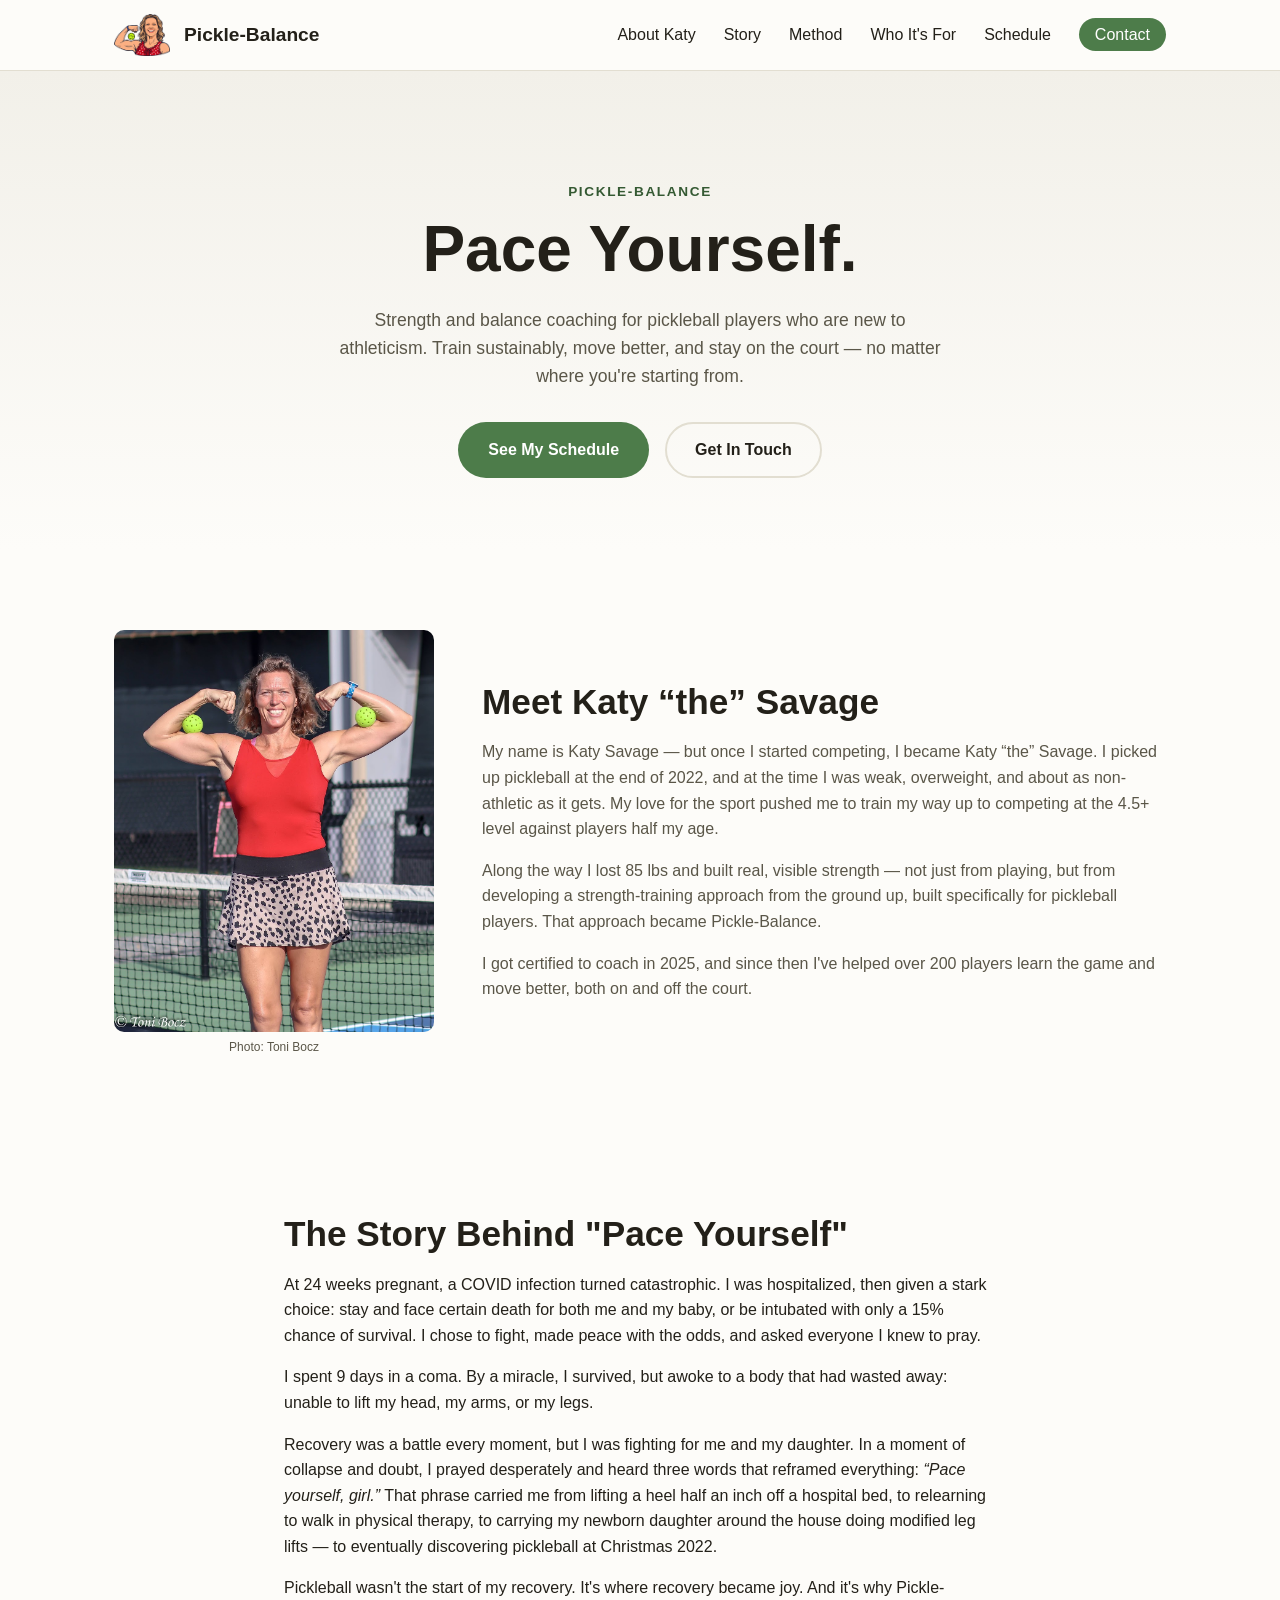
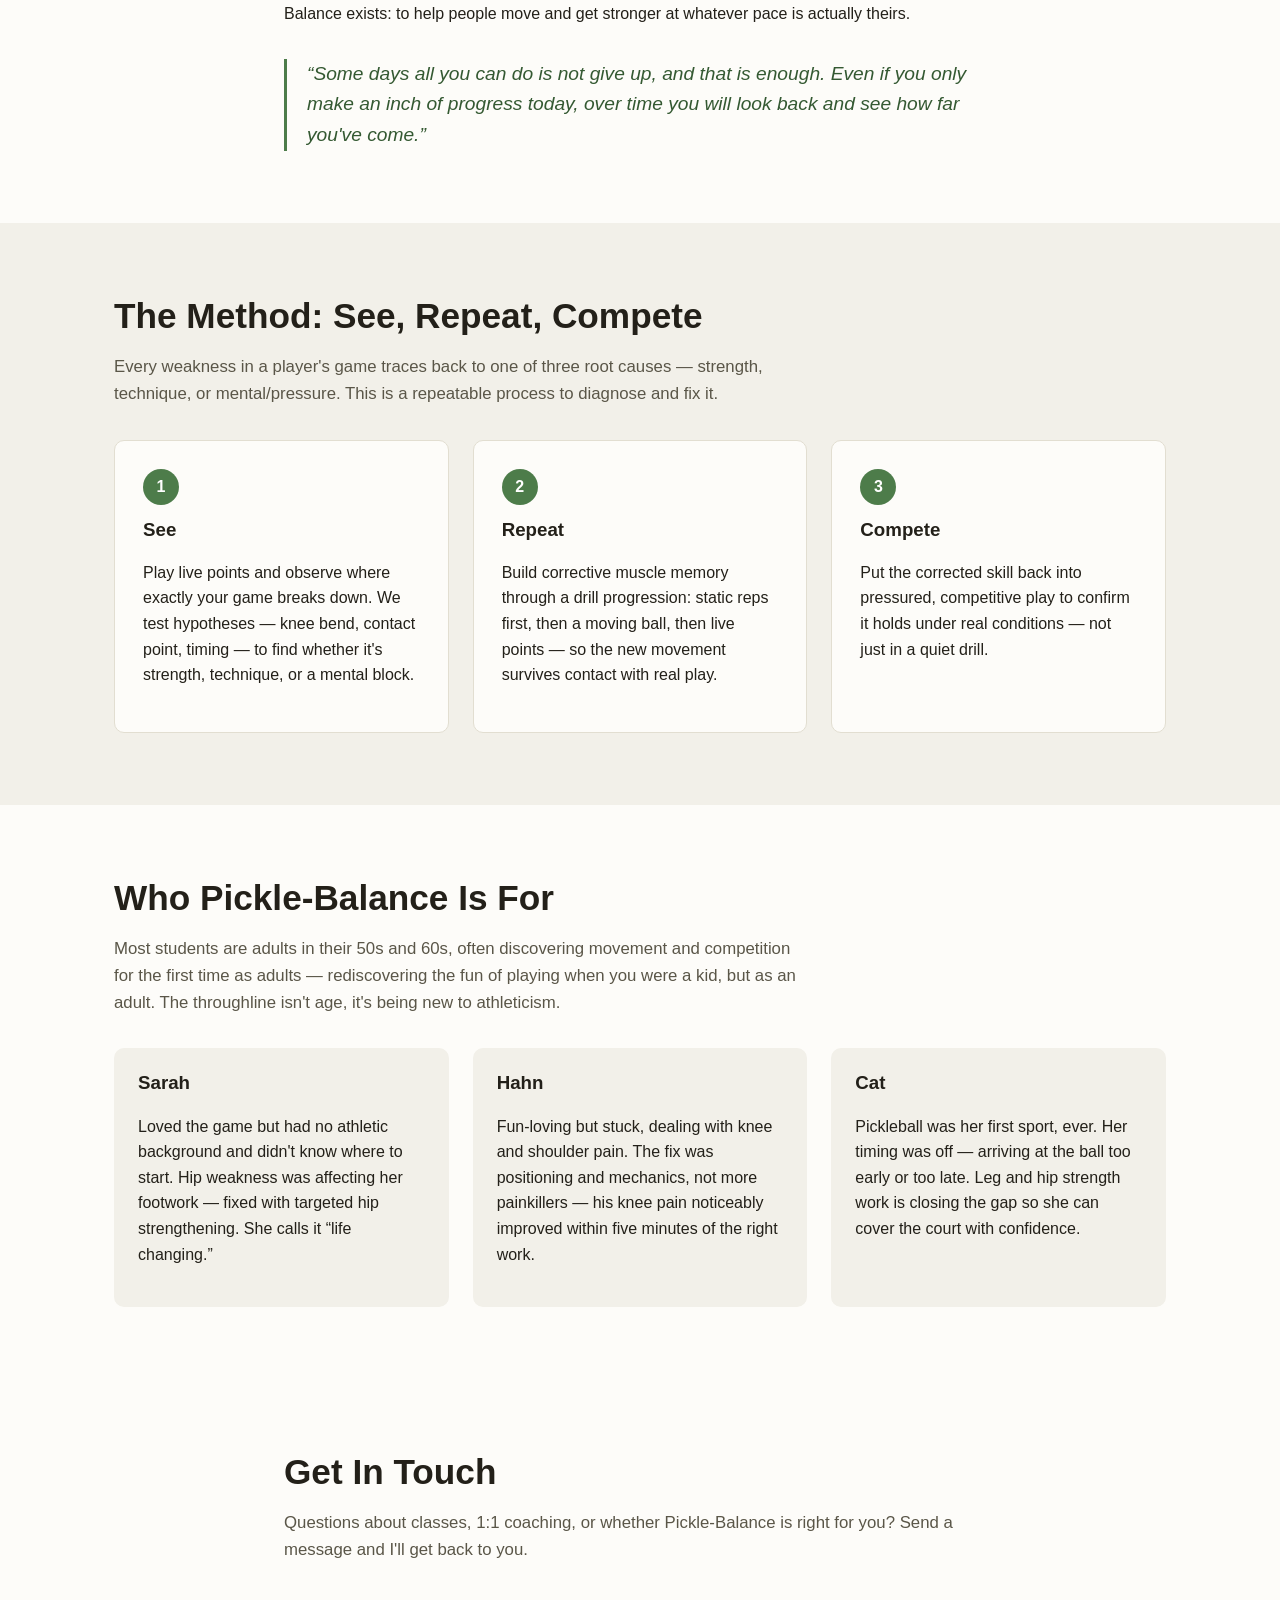
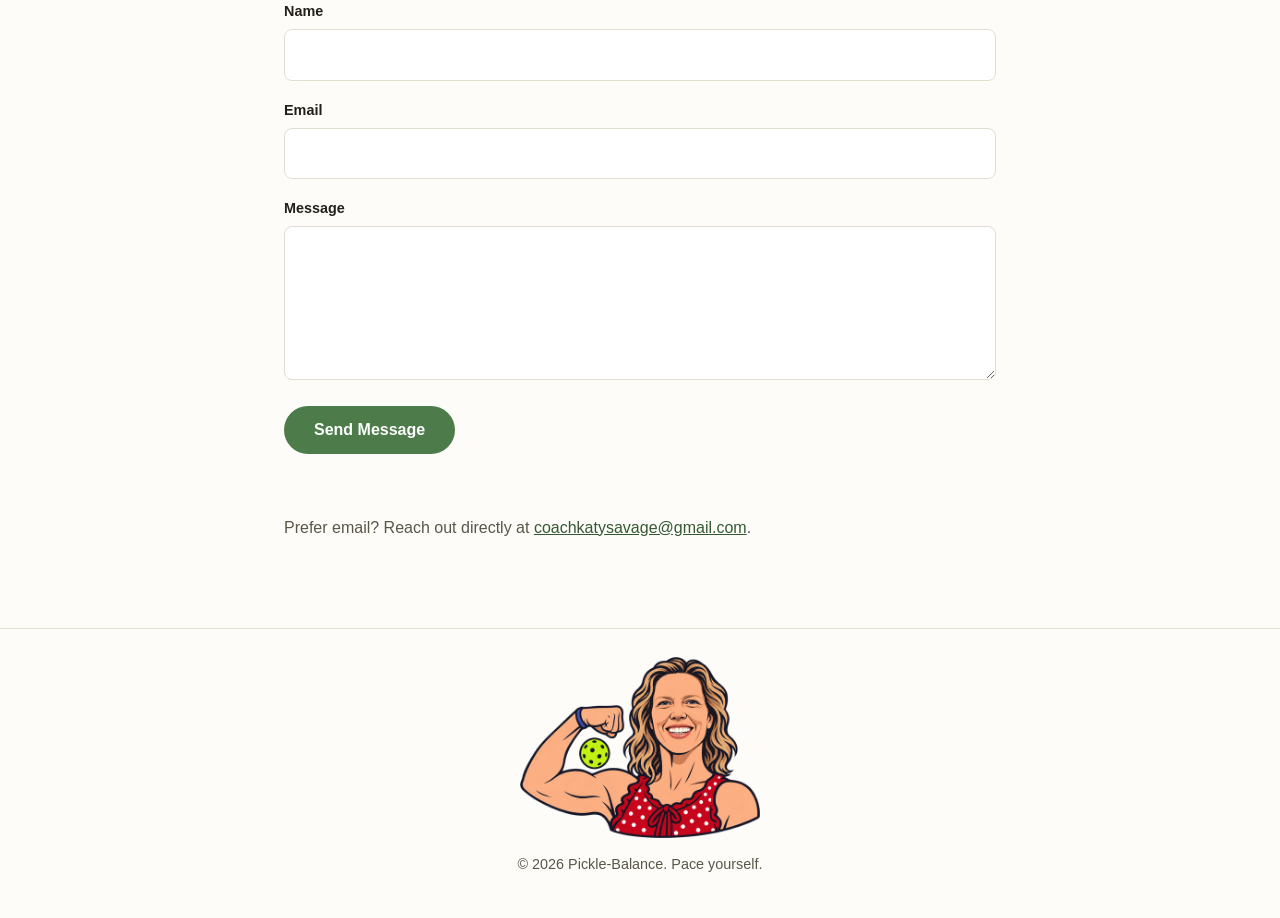
<file: index.html>
<!DOCTYPE html>
<html lang="en">
<head>
  <meta charset="UTF-8">
  <meta name="viewport" content="width=device-width, initial-scale=1.0">
  <link rel="icon" href="/favicon.ico" sizes="any">
  <link rel="icon" type="image/png" sizes="32x32" href="/favicon-32x32.png">
  <link rel="apple-touch-icon" href="/apple-touch-icon.png">
  <title>Pickle-Balance | Pace Yourself</title>
  <meta name="description" content="Strength and balance coaching for pickleball players who are new to athleticism. Train sustainably, move better, and stay in the game.">
  <link rel="stylesheet" href="css/style.css">
</head>
<body>

  <header class="site-header">
    <nav class="nav container">
      <a href="#top" class="logo"><img src="images/katy-flex-logo-sm.png" alt="" width="64" height="48">Pickle-Balance</a>
      <button class="nav-toggle" id="navToggle" aria-label="Toggle menu" aria-expanded="false">
        <span></span><span></span><span></span>
      </button>
      <ul class="nav-links" id="navLinks">
        <li><a href="#bio">About Katy</a></li>
        <li><a href="#story">Story</a></li>
        <li><a href="#method">Method</a></li>
        <li><a href="#who">Who It's For</a></li>
        <li><a href="schedule/">Schedule</a></li>
        <li><a href="#contact" class="nav-cta">Contact</a></li>
      </ul>
    </nav>
  </header>

  <main id="top">

    <section class="hero">
      <div class="container">
        <p class="eyebrow">Pickle-Balance</p>
        <h1>Pace Yourself.</h1>
        <p class="hero-sub">
          Strength and balance coaching for pickleball players who are new to athleticism.
          Train sustainably, move better, and stay on the court &mdash; no matter where you're starting from.
        </p>
        <div class="hero-actions">
          <a href="schedule/" class="btn btn-primary">See My Schedule</a>
          <a href="#contact" class="btn btn-secondary">Get In Touch</a>
        </div>
      </div>
    </section>

    <section id="bio" class="section">
      <div class="container">
        <div class="bio-grid">
          <div class="bio-photo">
            <img src="images/katy-bio.jpg" alt="Katy Savage flexing on a pickleball court, holding two pickleballs">
            <p class="photo-credit">Photo: Toni Bocz</p>
          </div>
          <div class="bio-text">
            <h2>Meet Katy &ldquo;the&rdquo; Savage</h2>
            <p>
              My name is Katy Savage &mdash; but once I started competing, I became Katy &ldquo;the&rdquo; Savage.
              I picked up pickleball at the end of 2022, and at the time I was weak, overweight, and about as
              non-athletic as it gets. My love for the sport pushed me to train my way up to competing at the
              4.5+ level against players half my age.
            </p>
            <p>
              Along the way I lost 85 lbs and built real, visible strength &mdash; not just from playing, but from
              developing a strength-training approach from the ground up, built specifically for pickleball
              players. That approach became Pickle-Balance.
            </p>
            <p>
              I got certified to coach in 2025, and since then I've helped over 200 players learn the game and
              move better, both on and off the court.
            </p>
          </div>
        </div>
      </div>
    </section>

    <section id="story" class="section">
      <div class="container narrow">
        <h2>The Story Behind "Pace Yourself"</h2>
        <p>
          At 24 weeks pregnant, a COVID infection turned catastrophic. I was hospitalized, then given
          a stark choice: stay and face certain death for both me and my baby, or be intubated
          with only a 15% chance of survival. I chose to fight, made peace with the odds, and asked everyone I
          knew to pray.
        </p>
        <p>
          I spent 9 days in a coma. By a miracle, I survived, but awoke to a body that
          had wasted away: unable to lift my head, my arms, or my legs.
        </p>
        <p>
          Recovery was a battle every moment, but I was fighting for me and my daughter. In a moment
          of collapse and doubt, I prayed desperately and heard three words that reframed everything: <em>&ldquo;Pace yourself, girl.&rdquo;</em>
          That phrase carried me from lifting a heel half an inch off a hospital bed, to relearning to walk in
          physical therapy, to carrying my newborn daughter around the house doing modified leg lifts &mdash; to
          eventually discovering pickleball at Christmas 2022.
        </p>
        <p>
          Pickleball wasn't the start of my recovery. It's where recovery became joy. And it's why Pickle-Balance
          exists: to help people move and get stronger at whatever pace is actually theirs.
        </p>
        <p class="pull-quote">
          &ldquo;Some days all you can do is not give up, and that is enough. Even if you only make an inch of
          progress today, over time you will look back and see how far you've come.&rdquo;
        </p>
      </div>
    </section>

    <section id="method" class="section alt">
      <div class="container">
        <h2>The Method: See, Repeat, Compete</h2>
        <p class="section-intro">
          Every weakness in a player's game traces back to one of three root causes &mdash; strength, technique,
          or mental/pressure. This is a repeatable process to diagnose and fix it.
        </p>
        <div class="method-grid">
          <div class="method-card">
            <span class="method-number">1</span>
            <h3>See</h3>
            <p>
              Play live points and observe where exactly your game breaks down. We test hypotheses &mdash;
              knee bend, contact point, timing &mdash; to find whether it's strength, technique, or a mental block.
            </p>
          </div>
          <div class="method-card">
            <span class="method-number">2</span>
            <h3>Repeat</h3>
            <p>
              Build corrective muscle memory through a drill progression: static reps first, then a moving ball,
              then live points &mdash; so the new movement survives contact with real play.
            </p>
          </div>
          <div class="method-card">
            <span class="method-number">3</span>
            <h3>Compete</h3>
            <p>
              Put the corrected skill back into pressured, competitive play to confirm it holds under real
              conditions &mdash; not just in a quiet drill.
            </p>
          </div>
        </div>
      </div>
    </section>

    <section id="who" class="section">
      <div class="container">
        <h2>Who Pickle-Balance Is For</h2>
        <p class="section-intro">
          Most students are adults in their 50s and 60s, often discovering movement and competition for the
          first time as adults &mdash; rediscovering the fun of playing when you were a kid, but as an adult.
          The throughline isn't age, it's being new to athleticism.
        </p>
        <div class="profile-grid">
          <div class="profile-card">
            <h3>Sarah</h3>
            <p>
              Loved the game but had no athletic background and didn't know where to start. Hip weakness was
              affecting her footwork &mdash; fixed with targeted hip strengthening. She calls it &ldquo;life
              changing.&rdquo;
            </p>
          </div>
          <div class="profile-card">
            <h3>Hahn</h3>
            <p>
              Fun-loving but stuck, dealing with knee and shoulder pain. The fix was positioning and mechanics,
              not more painkillers &mdash; his knee pain noticeably improved within five minutes of the right work.
            </p>
          </div>
          <div class="profile-card">
            <h3>Cat</h3>
            <p>
              Pickleball was her first sport, ever. Her timing was off &mdash; arriving at the ball too early or
              too late. Leg and hip strength work is closing the gap so she can cover the court with confidence.
            </p>
          </div>
        </div>
      </div>
    </section>

    <section id="contact" class="section">
      <div class="container narrow">
        <h2>Get In Touch</h2>
        <p class="section-intro">
          Questions about classes, 1:1 coaching, or whether Pickle-Balance is right for you? Send a message and
          I'll get back to you.
        </p>

        <form id="contactForm" class="contact-form" action="https://formspree.io/f/xaewwaow" method="POST">
          <label for="name">Name</label>
          <input type="text" id="name" name="name" required>

          <label for="email">Email</label>
          <input type="email" id="email" name="email" required>

          <label for="message">Message</label>
          <textarea id="message" name="message" rows="5" required></textarea>

          <button type="submit" class="btn btn-primary">Send Message</button>
          <p id="formStatus" class="form-status" role="status"></p>
        </form>

        <p class="contact-fallback">
          Prefer email? Reach out directly at
          <a href="mailto:coachkatysavage@gmail.com">coachkatysavage@gmail.com</a>.
        </p>
      </div>
    </section>

  </main>

  <footer class="site-footer">
    <div class="container">
      <img class="footer-logo" src="images/katy-flex-logo.png" alt="Coach Katy &ldquo;the&rdquo; Savage flexing with a pickleball" width="260" height="196">
      <p>&copy; <span id="year"></span> Pickle-Balance. Pace yourself.</p>
    </div>
  </footer>

  <script src="js/main.js"></script>
</body>
</html>
</file>
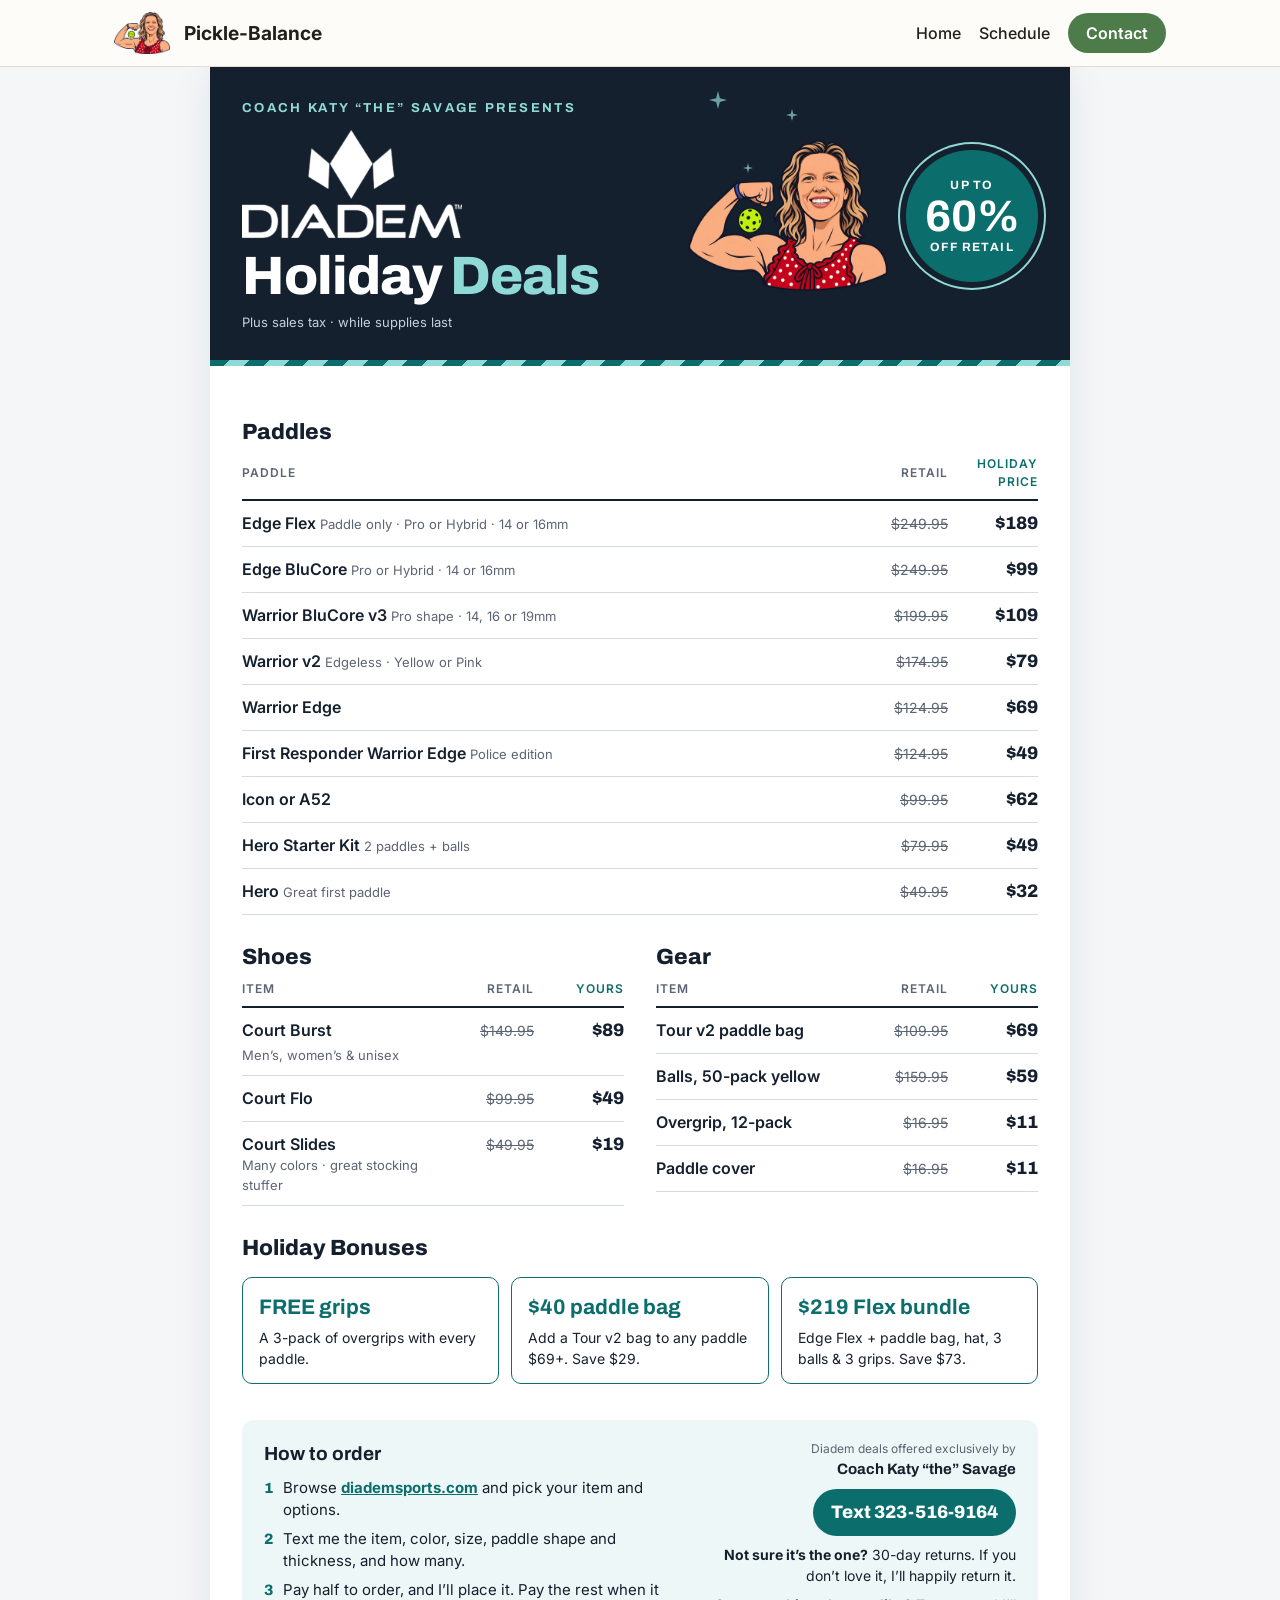
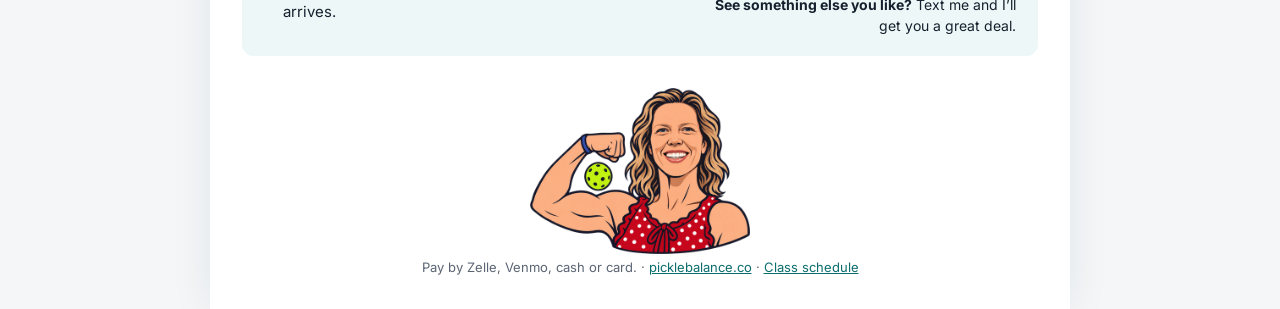
<file: diadem/index.html>
<!DOCTYPE html>
<html lang="en">
<head>
  <meta charset="UTF-8">
  <meta name="viewport" content="width=device-width, initial-scale=1.0">
  <link rel="icon" href="/favicon.ico" sizes="any">
  <link rel="icon" type="image/png" sizes="32x32" href="/favicon-32x32.png">
  <link rel="apple-touch-icon" href="/apple-touch-icon.png">
  <title>Diadem Holiday Deals | Coach Katy “the” Savage</title>
  <meta name="description" content="Holiday pricing on Diadem paddles, shoes and gear — offered exclusively by Coach Katy “the” Savage.">
  <meta property="og:title" content="Diadem Holiday Deals with Coach Katy">
  <meta property="og:description" content="Up to 60% off retail on Diadem paddles, shoes and gear. Text Coach Katy to order.">
  <meta property="og:url" content="https://picklebalance.co/diadem/">
  <link rel="preconnect" href="https://fonts.googleapis.com">
  <link rel="stylesheet" href="https://fonts.googleapis.com/css2?family=Archivo:wght@700;800&family=Inter:wght@400;500;600&display=swap">
  <!--
    SEASONAL UPDATE GUIDE
    - Season name: the <h1> and the "season" line in the header.
    - Prices: each row is <tr><td>Name <span>options</span></td><td class="was">$retail</td><td class="now">$yours</td></tr>.
    - Bonuses: the three .bonus cards.
    - "Up to X%" badge: highest discount on the page.
  -->
  <style>
    :root { --navy: #15202e; --teal: #0b6e6d; --teal-light: #8fd9d6; --mint: #eef7f7; --muted: #5b6573; --line: #d5dae0; }
    * { box-sizing: border-box; }
    body { margin: 0; font-family: Inter, system-ui, sans-serif; color: var(--navy); background: #f4f6f8; line-height: 1.5; }
    a { color: var(--teal); }
    .wrap { max-width: 860px; margin: 0 auto; background: #fff; min-height: 100vh; box-shadow: 0 0 40px rgba(21,32,46,.08); }
    header.top { position: relative; overflow: hidden; background: var(--navy); color: #fff; padding: 32px 32px 28px; display: flex; justify-content: space-between; align-items: center; gap: 24px; }
    .eyebrow { font-family: Archivo, sans-serif; font-size: 13px; font-weight: 700; letter-spacing: .18em; text-transform: uppercase; color: var(--teal-light); margin: 0 0 10px; }
    .logo { width: 220px; max-width: 60vw; height: auto; display: block; margin: 4px 0 8px; }
    h1 { margin: 0; font-family: Archivo, sans-serif; font-size: clamp(38px, 7vw, 54px); line-height: 1; font-weight: 800; letter-spacing: -.02em; }
    h1 span { color: var(--teal-light); }
    .season { font-size: 13px; color: #c8d0da; margin: 10px 0 0; }
    .badge { flex-shrink: 0; width: 132px; height: 132px; border-radius: 50%; background: var(--teal); box-shadow: 0 0 0 6px var(--navy), 0 0 0 8px var(--teal-light);
      display: flex; flex-direction: column; align-items: center; justify-content: center; font-family: Archivo, sans-serif; text-transform: uppercase; }
    .badge small { font-size: 12px; font-weight: 700; letter-spacing: .12em; }
    .badge b { font-size: 44px; line-height: 1; }
    .spark { position: absolute; opacity: .7; }
    .ribbon { height: 6px; background: repeating-linear-gradient(135deg, var(--teal) 0 14px, var(--teal-light) 14px 28px); }
    main { padding: 24px 32px 8px; }
    h2 { font-family: Archivo, sans-serif; font-size: 22px; font-weight: 800; margin: 26px 0 0; }
    table { width: 100%; border-collapse: collapse; margin-top: 6px; }
    th { font-size: 12px; font-weight: 600; text-transform: uppercase; letter-spacing: .08em; color: var(--muted); text-align: right; padding: 0 0 8px; border-bottom: 2px solid var(--navy); }
    th:first-child { text-align: left; }
    th.yours { color: var(--teal); }
    td { padding: 9px 0; border-bottom: 1px solid var(--line); vertical-align: baseline; }
    td:first-child { font-weight: 600; padding-right: 12px; }
    td span { font-weight: 400; color: var(--muted); font-size: 13px; display: inline-block; }
    td.was { text-align: right; color: var(--muted); text-decoration: line-through; font-size: 14px; width: 90px; }
    td.now { text-align: right; font-family: Archivo, sans-serif; font-weight: 800; font-size: 18px; width: 90px; }
    .two { display: grid; grid-template-columns: repeat(2, minmax(0, 1fr)); gap: 32px; }
    .bonuses { display: grid; grid-template-columns: repeat(3, minmax(0, 1fr)); gap: 12px; margin-top: 12px; }
    .bonus { border: 1.5px solid var(--teal); border-radius: 10px; padding: 14px 16px; }
    .bonus b { display: block; font-family: Archivo, sans-serif; font-size: 21px; color: var(--teal); }
    .bonus p { margin: 4px 0 0; font-size: 14px; }
    .order { margin: 28px 32px 32px; background: var(--mint); border-radius: 12px; padding: 20px 22px; display: grid; grid-template-columns: minmax(0, 1.3fr) minmax(0, 1fr); gap: 24px; }
    .order h3 { font-family: Archivo, sans-serif; font-size: 19px; margin: 0 0 8px; }
    .order ol { margin: 0; padding-left: 0; list-style: none; counter-reset: s; }
    .order li { counter-increment: s; display: flex; gap: 10px; margin: 6px 0; font-size: 15px; }
    .order li::before { content: counter(s); font-family: Archivo, sans-serif; font-weight: 800; color: var(--teal); }
    .contact { text-align: right; display: flex; flex-direction: column; align-items: flex-end; gap: 8px; font-size: 14px; }
    .by { font-size: 12px; color: var(--muted); }
    .by strong { display: block; font-family: Archivo, sans-serif; font-size: 15px; color: var(--navy); }
    .text-btn { display: inline-block; background: var(--teal); color: #fff; text-decoration: none; font-family: Archivo, sans-serif; font-weight: 800; font-size: 18px; padding: 10px 18px; border-radius: 999px; }
    footer { text-align: center; font-size: 13px; color: var(--muted); padding: 0 32px 32px; }
    @media (max-width: 640px) {
      header.top { flex-direction: column; align-items: flex-start; padding: 26px 22px; }
      .badge { width: 104px; height: 104px; position: absolute; right: 18px; top: 18px; }
      .badge b { font-size: 34px; } .badge small { font-size: 10px; }
      .eyebrow { max-width: calc(100% - 118px); }
      main { padding: 18px 20px 4px; }
      .two, .bonuses, .order { grid-template-columns: 1fr; }
      .two { gap: 0; }
      .order { margin: 24px 20px; }
      .contact { text-align: left; align-items: flex-start; }
    }
    /* Site top bar (same look as the rest of picklebalance.co) */
    .site-bar { position: sticky; top: 0; z-index: 100; background: #fdfcf9; border-bottom: 1px solid #e2ded1; }
    .site-bar nav { max-width: 1100px; margin: 0 auto; padding: 12px 24px; display: flex; align-items: center; justify-content: space-between; gap: 12px; }
    .site-bar .brand { white-space: nowrap; display: inline-flex; align-items: center; gap: 14px; font-weight: 700; font-size: 1.2rem; color: #232019; text-decoration: none; }
    .site-bar .brand img { width: 56px; height: auto; display: block; }
    .site-bar .links { display: flex; align-items: center; gap: 18px; }
    .site-bar .links a { color: #232019; text-decoration: none; font-weight: 500; }
    .site-bar .links a.cta { background: #4d7c4a; color: #fff; padding: 8px 18px; border-radius: 999px; font-weight: 600; }
    @media (max-width: 640px) {
      .site-bar nav { padding: 10px 16px; }
      .site-bar .brand { font-size: 1.05rem; gap: 10px; }
      .site-bar .brand img { width: 46px; }
      .site-bar .links { gap: 12px; font-size: .95rem; }
      .site-bar .links a.home { display: none; }
      .site-bar .links a.cta { padding: 7px 14px; }
    }
    @media (max-width: 380px) {
      .site-bar .brand { gap: 8px; font-size: .98rem; }
      .site-bar .brand img { width: 38px; }
      .site-bar .links { gap: 10px; font-size: .9rem; }
      .site-bar .links a.cta { padding: 6px 12px; }
    }
    .hdr-right { display: flex; align-items: center; gap: 18px; flex-shrink: 0; position: relative; z-index: 1; }
    .katy-logo { width: 200px; height: auto; display: block; }
    @media (max-width: 640px) {
      .hdr-right { position: static; align-self: flex-end; margin: -58px -8px -14px 0; }
      .katy-logo { width: 132px; }
    }
  </style>
</head>
<body>
<header class="site-bar">
  <nav>
    <a href="../" class="brand"><img src="../images/katy-flex-logo-sm.png" alt="" width="64" height="48">Pickle-Balance</a>
    <div class="links">
      <a href="../" class="home">Home</a>
      <a href="../schedule/">Schedule</a>
      <a href="../#contact" class="cta">Contact</a>
    </div>
  </nav>
</header>
<div class="wrap">
  <header class="top">
    <svg class="spark" aria-hidden="true" width="18" height="18" viewBox="0 0 24 24" style="left:58%;top:24px"><path d="M12 0 L14.5 9.5 L24 12 L14.5 14.5 L12 24 L9.5 14.5 L0 12 L9.5 9.5 Z" fill="#8fd9d6"/></svg>
    <svg class="spark" aria-hidden="true" width="10" height="10" viewBox="0 0 24 24" style="left:62%;top:96px"><path d="M12 0 L14.5 9.5 L24 12 L14.5 14.5 L12 24 L9.5 14.5 L0 12 L9.5 9.5 Z" fill="#8fd9d6"/></svg>
    <svg class="spark" aria-hidden="true" width="12" height="12" viewBox="0 0 24 24" style="left:67%;top:42px"><path d="M12 0 L14.5 9.5 L24 12 L14.5 14.5 L12 24 L9.5 14.5 L0 12 L9.5 9.5 Z" fill="#8fd9d6"/></svg>
    <div>
      <p class="eyebrow">Coach Katy &ldquo;the&rdquo; Savage presents</p>
      <img class="logo" src="diadem-logo.png" alt="Diadem">
      <h1>Holiday <span>Deals</span></h1>
      <p class="season">Plus sales tax &middot; while supplies last</p>
    </div>
    <div class="hdr-right">
      <img class="katy-logo" src="../images/katy-flex-logo.png" alt="Coach Katy &ldquo;the&rdquo; Savage flexing with a pickleball" width="520" height="392">
      <div class="badge"><small>Up to</small><b>60%</b><small>off retail</small></div>
    </div>
  </header>
  <div class="ribbon" aria-hidden="true"></div>

  <main>
    <h2>Paddles</h2>
    <table>
      <thead><tr><th>Paddle</th><th>Retail</th><th class="yours">Holiday price</th></tr></thead>
      <tbody>
        <tr><td>Edge Flex <span>Paddle only &middot; Pro or Hybrid &middot; 14 or 16mm</span></td><td class="was">$249.95</td><td class="now">$189</td></tr>
        <tr><td>Edge BluCore <span>Pro or Hybrid &middot; 14 or 16mm</span></td><td class="was">$249.95</td><td class="now">$99</td></tr>
        <tr><td>Warrior BluCore v3 <span>Pro shape &middot; 14, 16 or 19mm</span></td><td class="was">$199.95</td><td class="now">$109</td></tr>
        <tr><td>Warrior v2 <span>Edgeless &middot; Yellow or Pink</span></td><td class="was">$174.95</td><td class="now">$79</td></tr>
        <tr><td>Warrior Edge</td><td class="was">$124.95</td><td class="now">$69</td></tr>
        <tr><td>First Responder Warrior Edge <span>Police edition</span></td><td class="was">$124.95</td><td class="now">$49</td></tr>
        <tr><td>Icon or A52</td><td class="was">$99.95</td><td class="now">$62</td></tr>
        <tr><td>Hero Starter Kit <span>2 paddles + balls</span></td><td class="was">$79.95</td><td class="now">$49</td></tr>
        <tr><td>Hero <span>Great first paddle</span></td><td class="was">$49.95</td><td class="now">$32</td></tr>
      </tbody>
    </table>

    <div class="two">
      <div>
        <h2>Shoes</h2>
        <table>
          <thead><tr><th>Item</th><th>Retail</th><th class="yours">Yours</th></tr></thead>
          <tbody>
            <tr><td>Court Burst <span>Men&rsquo;s, women&rsquo;s &amp; unisex</span></td><td class="was">$149.95</td><td class="now">$89</td></tr>
            <tr><td>Court Flo</td><td class="was">$99.95</td><td class="now">$49</td></tr>
            <tr><td>Court Slides <span>Many colors &middot; great stocking stuffer</span></td><td class="was">$49.95</td><td class="now">$19</td></tr>
          </tbody>
        </table>
      </div>
      <div>
        <h2>Gear</h2>
        <table>
          <thead><tr><th>Item</th><th>Retail</th><th class="yours">Yours</th></tr></thead>
          <tbody>
            <tr><td>Tour v2 paddle bag</td><td class="was">$109.95</td><td class="now">$69</td></tr>
            <tr><td>Balls, 50-pack yellow</td><td class="was">$159.95</td><td class="now">$59</td></tr>
            <tr><td>Overgrip, 12-pack</td><td class="was">$16.95</td><td class="now">$11</td></tr>
            <tr><td>Paddle cover</td><td class="was">$16.95</td><td class="now">$11</td></tr>
          </tbody>
        </table>
      </div>
    </div>

    <h2>Holiday Bonuses</h2>
    <div class="bonuses">
      <div class="bonus"><b>FREE grips</b><p>A 3-pack of overgrips with every paddle.</p></div>
      <div class="bonus"><b>$40 paddle bag</b><p>Add a Tour v2 bag to any paddle $69+. Save $29.</p></div>
      <div class="bonus"><b>$219 Flex bundle</b><p>Edge Flex + paddle bag, hat, 3 balls &amp; 3 grips. Save $73.</p></div>
    </div>
  </main>

  <section class="order">
    <div>
      <h3>How to order</h3>
      <ol>
        <li><span>Browse <a href="https://diademsports.com" target="_blank" rel="noopener"><strong>diademsports.com</strong></a> and pick your item and options.</span></li>
        <li><span>Text me the item, color, size, paddle shape and thickness, and how many.</span></li>
        <li><span>Pay half to order, and I&rsquo;ll place it. Pay the rest when it arrives.</span></li>
      </ol>
    </div>
    <div class="contact">
      <div class="by">Diadem deals offered exclusively by<strong>Coach Katy &ldquo;the&rdquo; Savage</strong></div>
      <a class="text-btn" href="sms:+13235169164">Text 323-516-9164</a>
      <div><strong>Not sure it&rsquo;s the one?</strong> 30-day returns. If you don&rsquo;t love it, I&rsquo;ll happily return it.</div>
      <div><strong>See something else you like?</strong> Text me and I&rsquo;ll get you a great deal.</div>
    </div>
  </section>

  <img class="footer-logo" src="../images/katy-flex-logo.png" alt="Coach Katy &ldquo;the&rdquo; Savage flexing with a pickleball" width="220" height="166" style="display:block;margin:28px auto 4px;width:220px;height:auto">
  <footer>Pay by Zelle, Venmo, cash or card. &middot; <a href="../">picklebalance.co</a> &middot; <a href="../schedule/">Class schedule</a></footer>
</div>
</body>
</html>
</file>
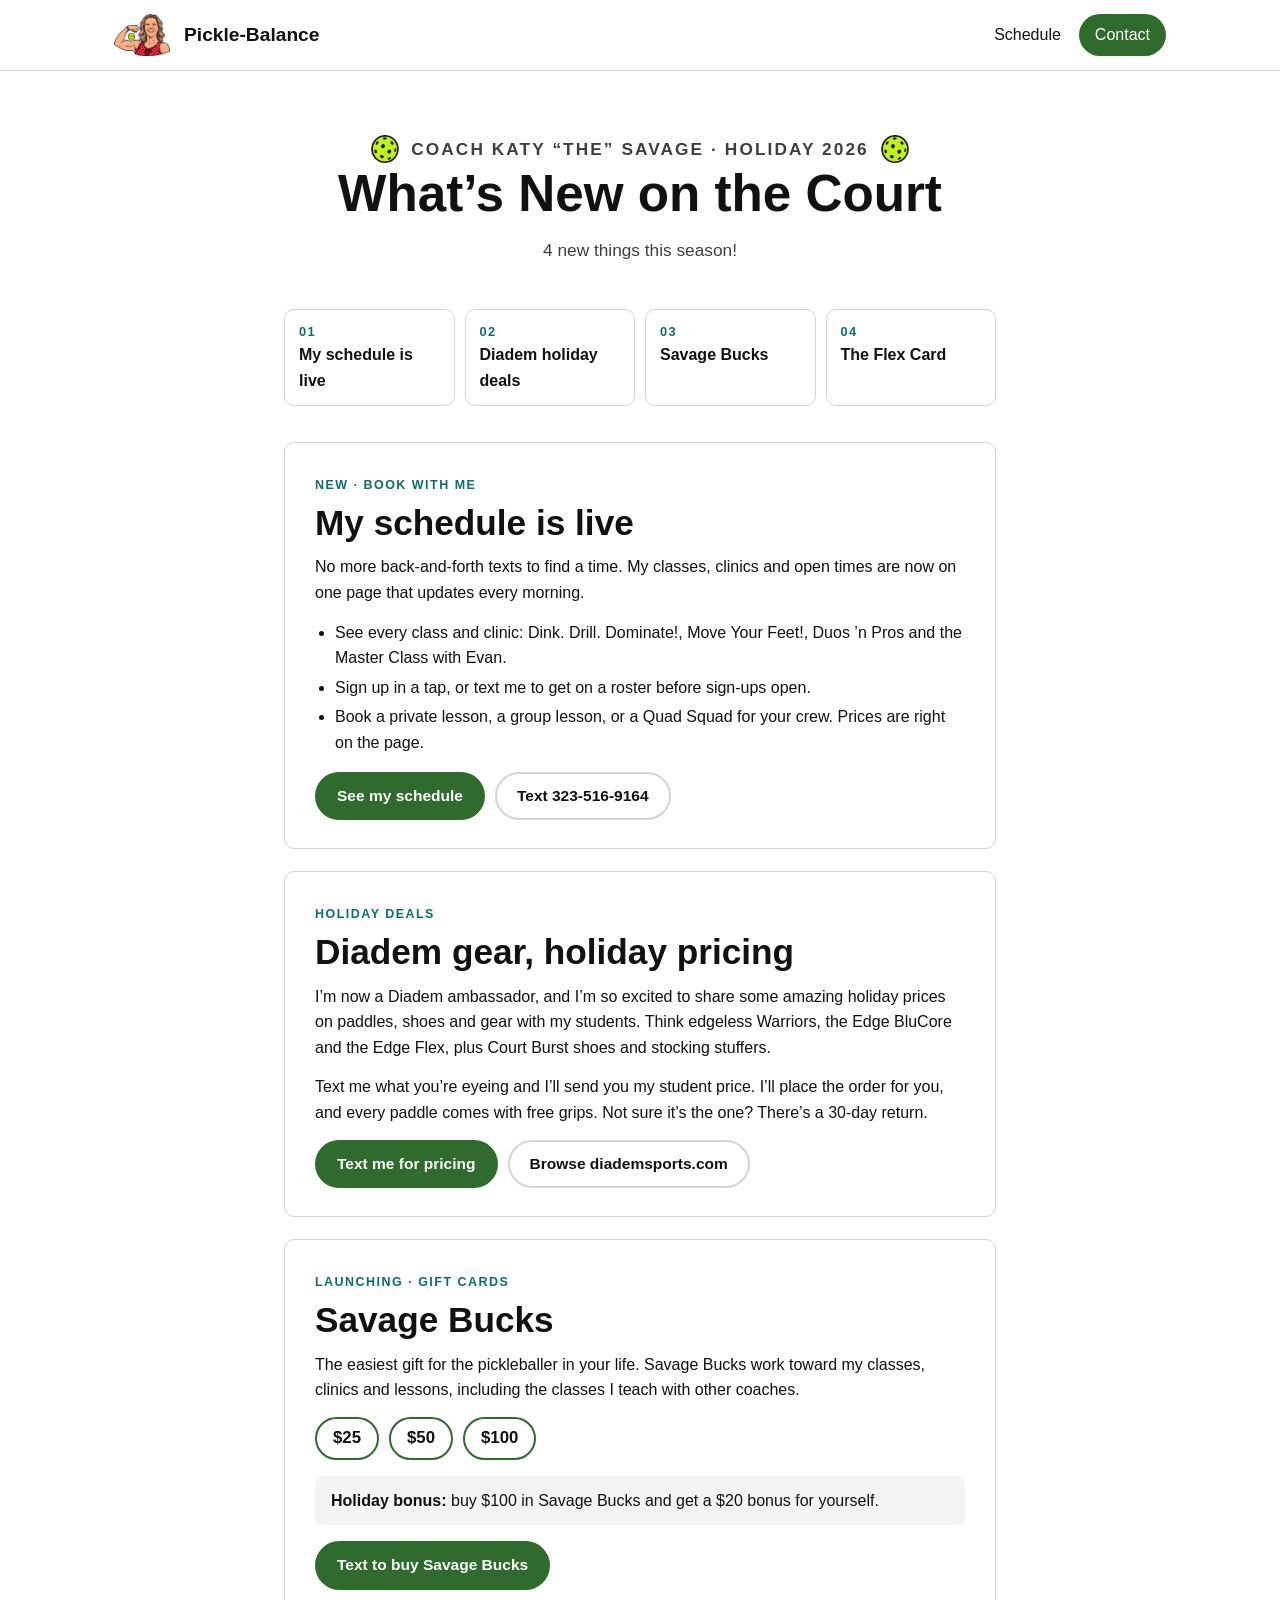
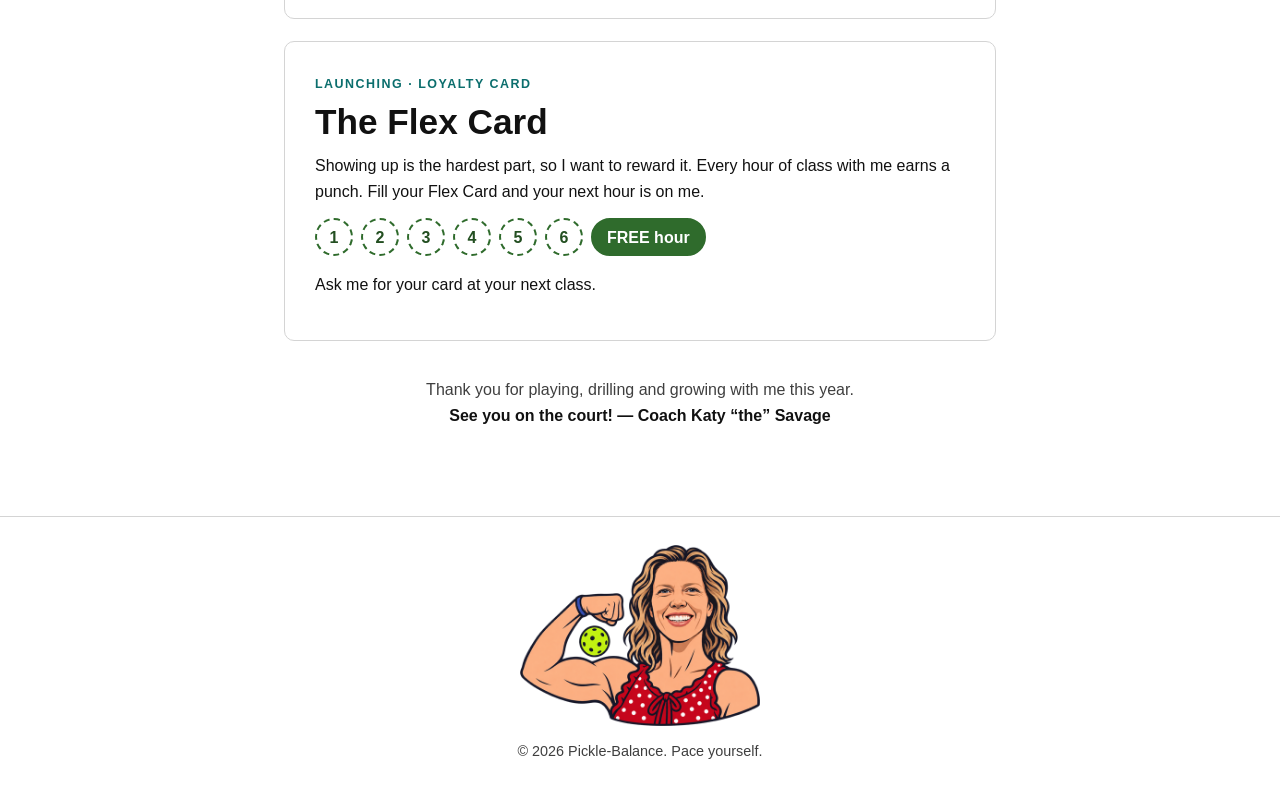
<file: news/index.html>
<!DOCTYPE html>
<html lang="en">
<head>
  <meta charset="UTF-8">
  <meta name="viewport" content="width=device-width, initial-scale=1.0">
  <link rel="icon" href="/favicon.ico" sizes="any">
  <link rel="icon" type="image/png" sizes="32x32" href="/favicon-32x32.png">
  <link rel="apple-touch-icon" href="/apple-touch-icon.png">
  <title>What's New with Coach Katy | Holiday 2026</title>
  <meta name="description" content="A live class schedule, Diadem holiday deals, Savage Bucks gift cards and the Flex Card from Coach Katy “the” Savage.">
  <meta property="og:title" content="What's New with Coach Katy — Holiday 2026">
  <meta property="og:description" content="Live schedule, Diadem holiday deals, Savage Bucks gift cards and the Flex Card loyalty card.">
  <meta property="og:url" content="https://picklebalance.co/news/">
  <link rel="stylesheet" href="../css/style.css">
  <style>
    :root { --card-bg: #ffffff; --news-accent: #0b6e6d; }
    @media (prefers-color-scheme: dark) { :root { --card-bg: #172133; --news-accent: #5fd0cc; } }
    .sub-nav { display: flex; gap: 18px; align-items: center; }
    .sub-nav a { text-decoration: none; color: var(--color-text); font-weight: 500; }
    .news-hero { padding: 64px 0 36px; text-align: center; background: linear-gradient(180deg, var(--color-bg-alt), var(--color-bg)); }
    .news-hero h1 { font-size: clamp(2.1rem, 5.5vw, 3.2rem); margin-bottom: 12px; }
    .news-hero p { color: var(--color-text-muted); max-width: 600px; margin: 0 auto; font-size: 1.08rem; }
    .news { max-width: 760px; padding-bottom: 72px; }
    .toc { display: grid; grid-template-columns: repeat(auto-fit, minmax(160px, 1fr)); gap: 10px; margin: 8px 0 36px; }
    .toc a { display: block; text-decoration: none; background: var(--card-bg); color: var(--color-text); border: 1px solid var(--color-border); border-radius: var(--radius); padding: 12px 14px; font-weight: 600; }
    .toc a span { display: block; font-size: .8rem; font-weight: 700; letter-spacing: .1em; text-transform: uppercase; color: var(--news-accent); }
    .story { background: var(--card-bg); color: var(--color-text); border: 1px solid var(--color-border); border-radius: var(--radius); padding: 28px 30px; margin-bottom: 22px; scroll-margin-top: 90px; }
    .story .tag { display: inline-block; font-size: .78rem; font-weight: 700; letter-spacing: .12em; text-transform: uppercase; color: var(--news-accent); margin-bottom: 6px; }
    .story h2 { margin-bottom: 10px; }
    .story p { margin: 0 0 14px; }
    .story ul { margin: 0 0 16px; padding-left: 20px; }
    .story li { margin: 4px 0; }
    .story .actions { display: flex; gap: 10px; flex-wrap: wrap; margin-top: 6px; }
    .btn-sm { padding: 10px 20px; font-size: .97rem; }
    .amounts { display: flex; gap: 10px; flex-wrap: wrap; margin: 4px 0 16px; }
    .amounts b { border: 2px solid var(--color-primary); border-radius: 999px; padding: 6px 16px; font-size: 1.05rem; }
    .bonus { background: var(--color-bg-alt); border-radius: 8px; padding: 12px 16px; margin-bottom: 16px; }
    .punches { display: flex; gap: 8px; margin: 4px 0 16px; flex-wrap: wrap; }
    .punches i { width: 38px; height: 38px; border-radius: 50%; border: 2px dashed var(--color-primary); display: grid; place-items: center; font-style: normal; font-weight: 700; color: var(--color-primary-dark); }
    .punches i.free { border-style: solid; background: var(--color-primary); color: var(--color-bg); width: auto; padding: 0 14px; border-radius: 999px; }
    .signoff { text-align: center; color: var(--color-text-muted); margin-top: 36px; }
    .signoff strong { color: var(--color-text); }

    /* Clean white page with stronger contrast (dark mode still follows the phone setting). */
    @media (prefers-color-scheme: light), (prefers-color-scheme: no-preference) {
      :root { --color-bg: #ffffff; --color-bg-alt: #f3f3f3; --color-text: #111111; --color-text-muted: #3f3f3f;
              --color-border: #d4d4d4; --color-primary: #2f6b2c; --color-primary-dark: #234f21; --card-bg: #ffffff; }
    }
    @media (prefers-color-scheme: dark) { :root { --color-text-muted: #c3ccd6; } }
    .news-hero { background: var(--color-bg); }

    /* Phones: smaller headings, less padding, so each story fits on the screen. */
    @media (max-width: 640px) {
      .news-hero { padding: 24px 0 12px; }
      .news-hero h1 { font-size: 1.7rem; margin-bottom: 6px; }
      .news-hero p { font-size: .98rem; line-height: 1.45; }
      .news-hero .eyebrow { font-size: .72rem; margin-bottom: 4px; }
      .story li { line-height: 1.45; }
      .news { padding: 0 16px 48px; }
      .toc { grid-template-columns: 1fr 1fr; gap: 8px; margin: 6px 0 18px; }
      .toc a { padding: 9px 10px; font-size: .92rem; line-height: 1.25; }
      .story { padding: 16px 16px; margin-bottom: 14px; }
      .story h2 { font-size: 1.35rem; margin-bottom: 6px; }
      .story p { margin-bottom: 10px; font-size: .98rem; line-height: 1.5; }
      .story ul { margin-bottom: 12px; font-size: .98rem; }
      .btn-sm { padding: 9px 16px; font-size: .92rem; }
      .punches i { width: 32px; height: 32px; }
      .signoff { margin-top: 22px; }
    }
    .ball-row { display: flex; align-items: center; justify-content: center; gap: 12px; }
    .ball-row img { width: 28px; height: 28px; flex-shrink: 0; }
    .nw { white-space: nowrap; }
    @media (max-width: 640px) { .ball-row { gap: 8px; letter-spacing: .08em; } .ball-row img { width: 22px; height: 22px; } }
  </style>
</head>
<body>
  <header class="site-header">
    <nav class="nav container">
      <a href="../" class="logo"><img src="../images/katy-flex-logo-sm.png" alt="" width="64" height="48">Pickle-Balance</a>
      <div class="sub-nav">
        <a href="../schedule/">Schedule</a>
        <a href="../#contact" class="nav-cta">Contact</a>
      </div>
    </nav>
  </header>

  <main>
    <section class="news-hero">
      <div class="container">
        <p class="eyebrow ball-row"><img src="../images/pickleball-icon.png" alt="" width="28" height="28"><span><span class="nw">Coach Katy &ldquo;the&rdquo; Savage</span> &middot; <span class="nw">Holiday 2026</span></span><img src="../images/pickleball-icon.png" alt="" width="28" height="28"></p>
        <h1>What&rsquo;s New on the Court</h1>
        <p>4 new things this season!</p>
      </div>
    </section>

    <div class="container news">
      <nav class="toc" aria-label="In this issue">
        <a href="#schedule"><span>01</span>My schedule is live</a>
        <a href="#diadem"><span>02</span>Diadem holiday deals</a>
        <a href="#savage-bucks"><span>03</span>Savage Bucks</a>
        <a href="#flex-card"><span>04</span>The Flex Card</a>
      </nav>

      <article class="story" id="schedule">
        <span class="tag">New &middot; Book with me</span>
        <h2>My schedule is live</h2>
        <p>No more back-and-forth texts to find a time. My classes, clinics and open times are now on one page that updates every morning.</p>
        <ul>
          <li>See every class and clinic: Dink. Drill. Dominate!, Move Your Feet!, Duos &rsquo;n Pros and the Master Class with Evan.</li>
          <li>Sign up in a tap, or text me to get on a roster before sign-ups open.</li>
          <li>Book a private lesson, a group lesson, or a Quad Squad for your crew. Prices are right on the page.</li>
        </ul>
        <div class="actions">
          <a class="btn btn-primary btn-sm" href="../schedule/">See my schedule</a>
          <a class="btn btn-secondary btn-sm" href="sms:+13235169164">Text 323-516-9164</a>
        </div>
      </article>

      <article class="story" id="diadem">
        <span class="tag">Holiday deals</span>
        <h2>Diadem gear, holiday pricing</h2>
        <p>I&rsquo;m now a Diadem ambassador, and I&rsquo;m so excited to share some amazing holiday prices on paddles, shoes and gear with my students. Think edgeless Warriors, the Edge BluCore and the Edge Flex, plus Court Burst shoes and stocking stuffers.</p>
        <p>Text me what you&rsquo;re eyeing and I&rsquo;ll send you my student price. I&rsquo;ll place the order for you, and every paddle comes with free grips. Not sure it&rsquo;s the one? There&rsquo;s a 30-day return.</p>
        <div class="actions">
          <a class="btn btn-primary btn-sm" href="sms:+13235169164?&amp;body=Hi%20Katy!%20I'd%20love%20your%20Diadem%20holiday%20pricing.">Text me for pricing</a>
          <a class="btn btn-secondary btn-sm" href="https://diademsports.com" target="_blank" rel="noopener">Browse diademsports.com</a>
        </div>
      </article>

      <article class="story" id="savage-bucks">
        <span class="tag">Launching &middot; Gift cards</span>
        <h2>Savage Bucks</h2>
        <p>The easiest gift for the pickleballer in your life. Savage Bucks work toward my classes, clinics and lessons, including the classes I teach with other coaches.</p>
        <div class="amounts"><b>$25</b><b>$50</b><b>$100</b></div>
        <div class="bonus"><strong>Holiday bonus:</strong> buy $100 in Savage Bucks and get a $20 bonus for yourself.</div>
        <div class="actions">
          <a class="btn btn-primary btn-sm" href="sms:+13235169164?&amp;body=Hi%20Katy!%20I'd%20like%20to%20buy%20Savage%20Bucks.">Text to buy Savage Bucks</a>
        </div>
      </article>

      <article class="story" id="flex-card">
        <span class="tag">Launching &middot; Loyalty card</span>
        <h2>The Flex Card</h2>
        <p>Showing up is the hardest part, so I want to reward it. Every hour of class with me earns a punch. Fill your Flex Card and your next hour is on me.</p>
        <div class="punches" aria-label="6 punches, then a free class"><i>1</i><i>2</i><i>3</i><i>4</i><i>5</i><i>6</i><i class="free">FREE hour</i></div>
        <p>Ask me for your card at your next class.</p>
      </article>

      <p class="signoff">Thank you for playing, drilling and growing with me this year.<br><strong>See you on the court! &mdash; Coach Katy &ldquo;the&rdquo; Savage</strong></p>
    </div>
  </main>

  <footer class="site-footer">
    <div class="container">
      <img class="footer-logo" src="../images/katy-flex-logo.png" alt="Coach Katy &ldquo;the&rdquo; Savage flexing with a pickleball" width="260" height="196"><p>&copy; <span id="year"></span> Pickle-Balance. Pace yourself.</p></div>
  </footer>
  <script>document.getElementById('year').textContent = new Date().getFullYear();</script>
</body>
</html>
</file>
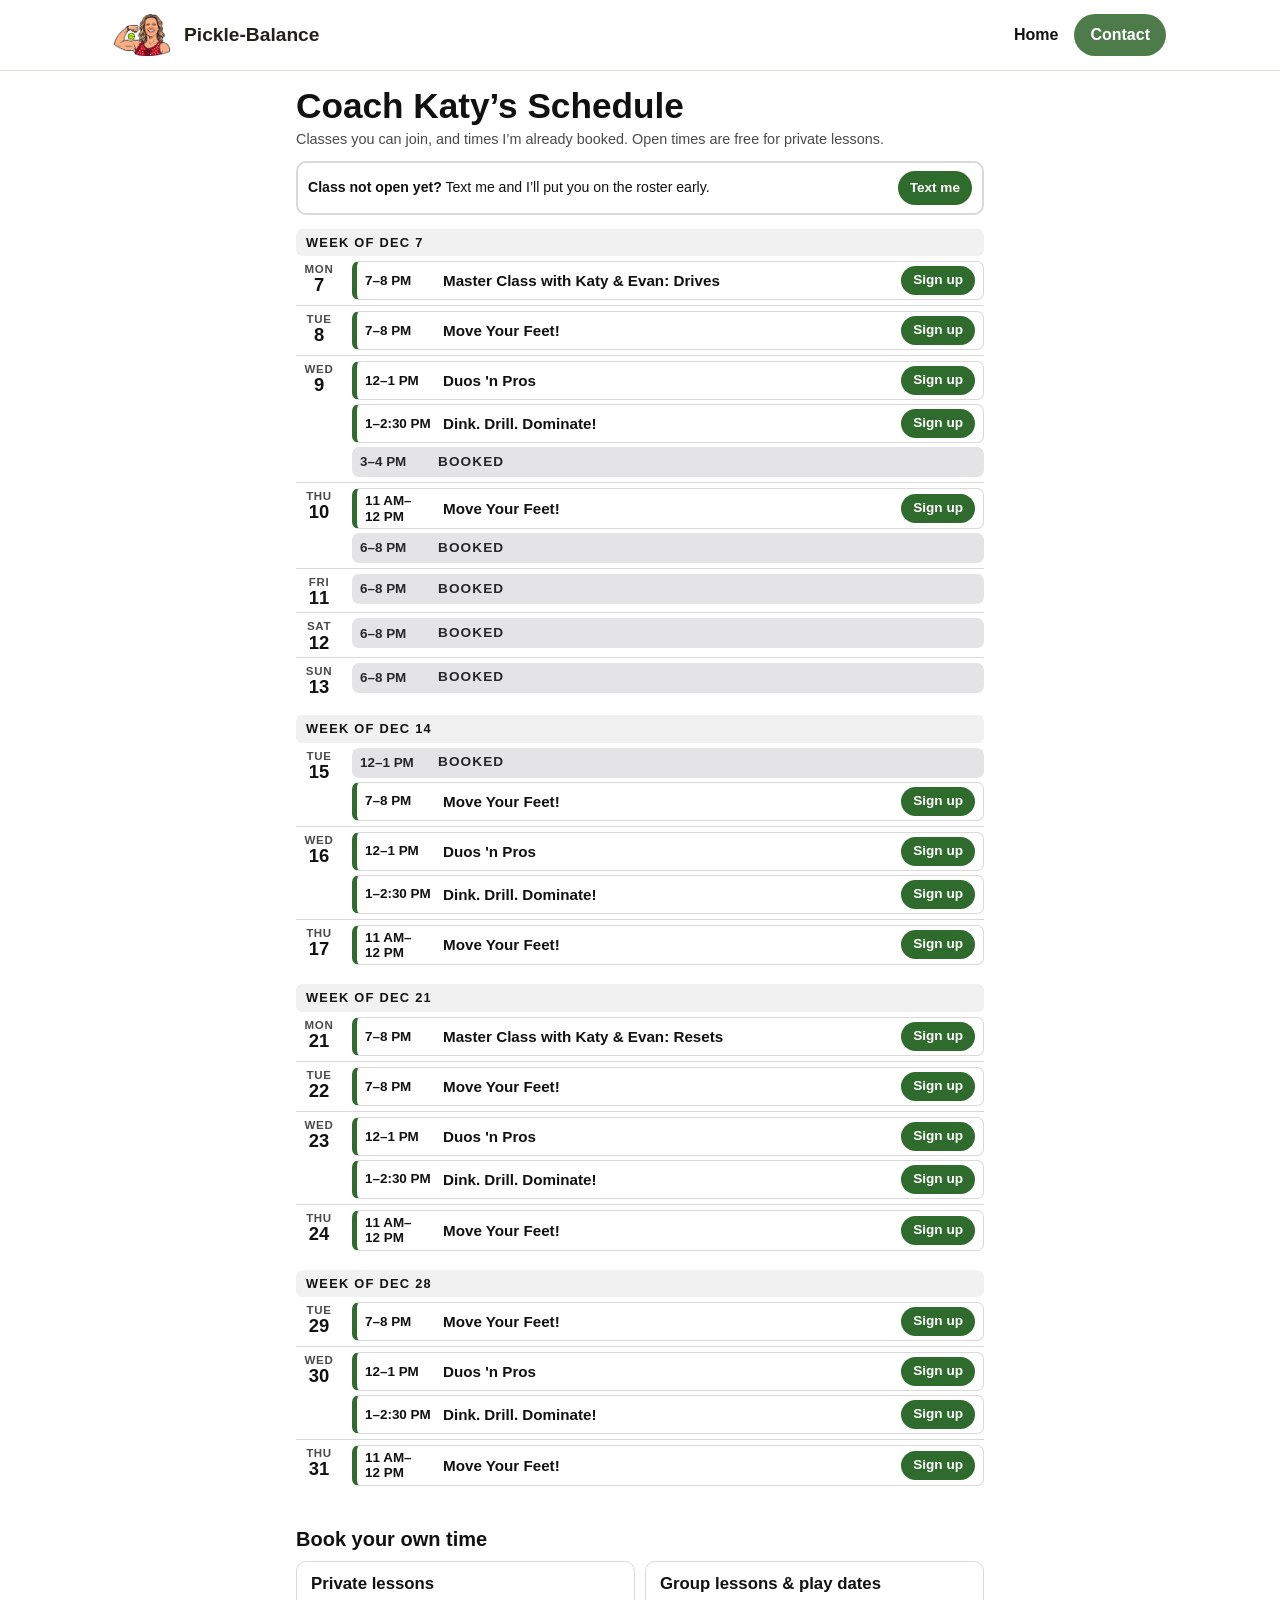
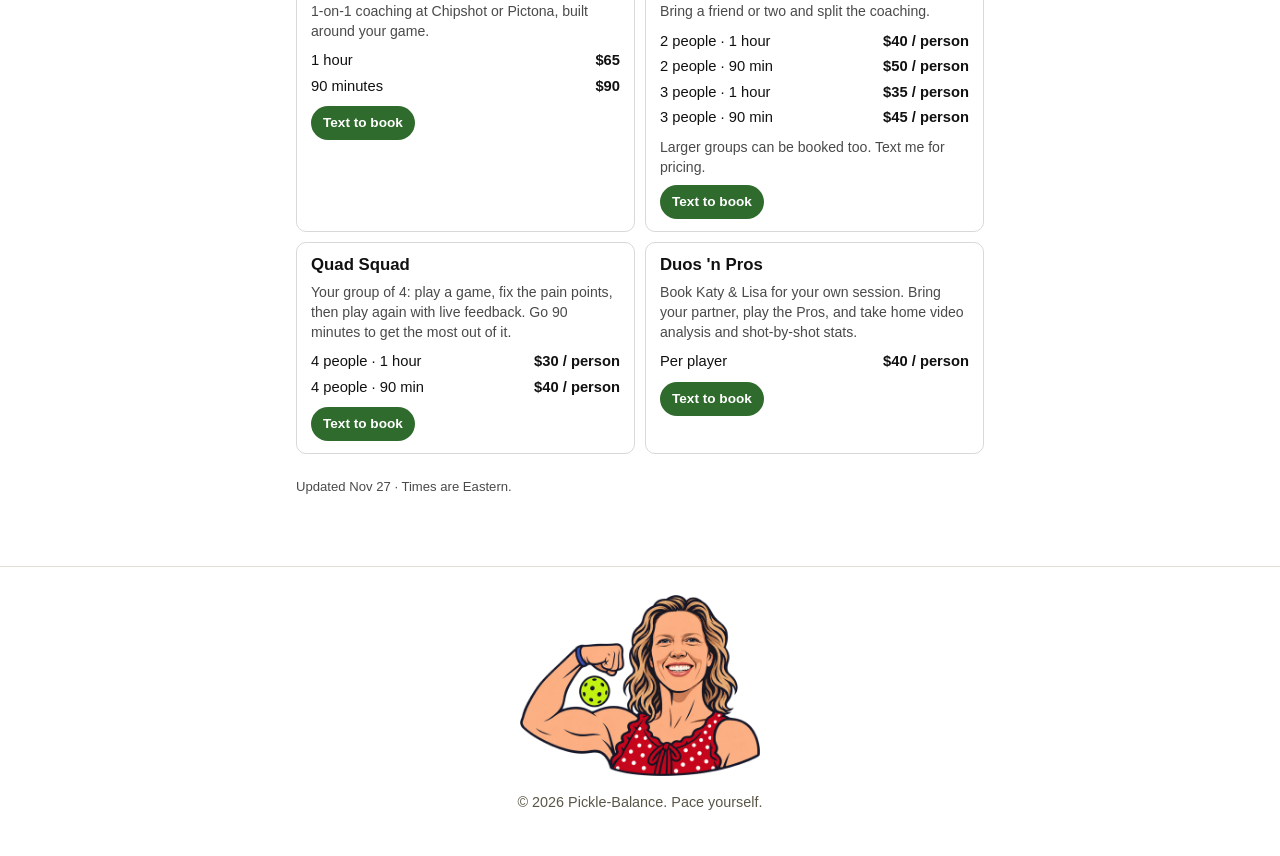
<file: schedule/index.html>
<!DOCTYPE html>
<html lang="en">
<head>
  <meta charset="UTF-8">
  <meta name="viewport" content="width=device-width, initial-scale=1.0">
  <link rel="icon" href="/favicon.ico" sizes="any">
  <link rel="icon" type="image/png" sizes="32x32" href="/favicon-32x32.png">
  <link rel="apple-touch-icon" href="/apple-touch-icon.png">
  <title>Coach Katy's Schedule | Pickle-Balance</title>
  <meta name="description" content="Upcoming pickleball classes and group lessons with Coach Katy “the” Savage in Daytona Beach.">
  <meta property="og:title" content="Coach Katy's Class & Lesson Schedule">
  <meta property="og:description" content="Upcoming classes, group lessons and open times with Coach Katy “the” Savage.">
  <meta property="og:url" content="https://picklebalance.co/schedule/">
  <link rel="stylesheet" href="../css/style.css">
  <style>
    /* Light by default: plain white page, near-black text. Dark mode only when the phone asks for it. */
    :root {
      --s-bg: #ffffff;
      --s-text: #111111;
      --s-muted: #4a4a4a;
      --s-line: #d9d9d9;
      --s-week-bg: #f1f1f1;
      --s-booked-bg: #e4e4e7;
      --s-booked-text: #27272a;
      --s-class-bar: #2f6b2c;
      --s-btn-bg: #2f6b2c;
      --s-btn-text: #ffffff;
    }
    @media (prefers-color-scheme: dark) {
      :root {
        --s-bg: #0A101C;
        --s-text: #F5F7F8;
        --s-muted: #b7c1cc;
        --s-line: #2a3546;
        --s-week-bg: #151e2e;
        --s-booked-bg: #2a3343;
        --s-booked-text: #e6eaef;
        --s-class-bar: #CFFF0A;
        --s-btn-bg: #CFFF0A;
        --s-btn-text: #0A101C;
      }
    }
    body { background: var(--s-bg); color: var(--s-text); }
    .site-header { background: var(--s-bg); }
    .sub-nav { display: flex; gap: 16px; align-items: center; }
    .sub-nav a { text-decoration: none; color: var(--s-text); font-weight: 600; }

    .wrap { max-width: 720px; margin: 0 auto; padding: 0 16px 56px; }
    .sched-head { padding: 14px 0 2px; }
    .sched-head h1 { font-size: clamp(1.4rem, 5vw, 2.2rem); margin: 0 0 2px; }
    .sched-head p { margin: 0; color: var(--s-muted); font-size: .9rem; line-height: 1.35; }

    .roster-note { display: flex; gap: 10px; align-items: center; justify-content: space-between;
      border: 2px solid var(--s-line); border-radius: 10px; padding: 8px 10px; margin: 10px 0 2px; font-size: .88rem; }
    .roster-note p { margin: 0; flex: 1; line-height: 1.35; }
    .roster-note a { white-space: nowrap; }

    .week { margin-top: 14px; }
    .week h2 { font-size: .8rem; font-weight: 800; text-transform: uppercase; letter-spacing: .1em;
      background: var(--s-week-bg); color: var(--s-text); margin: 0; padding: 6px 10px; border-radius: 6px; }

    .day { display: grid; grid-template-columns: 46px minmax(0, 1fr); gap: 10px; padding: 5px 0; border-bottom: 1px solid var(--s-line); }
    .day:last-child { border-bottom: 0; }
    .day-label { text-align: center; line-height: 1.05; padding-top: 2px; }
    .day-label b { display: block; font-size: .72rem; text-transform: uppercase; letter-spacing: .06em; color: var(--s-muted); }
    .day-label span { display: block; font-size: 1.15rem; font-weight: 800; }
    .day.today .day-label span { color: var(--s-class-bar); }

    .items { display: flex; flex-direction: column; gap: 4px; }
    .row { display: grid; grid-template-columns: 70px minmax(0, 1fr) auto; align-items: center; gap: 8px;
      min-height: 34px; padding: 4px 8px; border-radius: 7px; font-size: .95rem; line-height: 1.25; }
    .row .time { font-weight: 700; font-variant-numeric: tabular-nums; font-size: .84rem; line-height: 1.15; }
    .row .time span { white-space: nowrap; }

    .row.booked { min-height: 30px; background: var(--s-booked-bg); color: var(--s-booked-text); }
    .row.booked .label { font-weight: 800; text-transform: uppercase; letter-spacing: .08em; font-size: .85rem; grid-column: 2 / 4; }

    .row.class { border: 1px solid var(--s-line); border-left: 5px solid var(--s-class-bar); background: var(--s-bg); }
    .row.class .name { font-weight: 700; }
    .signup { background: var(--s-btn-bg); color: var(--s-btn-text); text-decoration: none; font-weight: 700;
      font-size: .85rem; padding: 6px 12px; border-radius: 999px; white-space: nowrap; }
    .signup.text { background: transparent; color: var(--s-text); border: 2px solid var(--s-class-bar); padding: 5px 10px; }

    .book h2 { font-size: 1.25rem; margin: 36px 0 10px; }
    .offerings { display: grid; grid-template-columns: repeat(auto-fit, minmax(260px, 1fr)); gap: 10px; }
    .offering { border: 1px solid var(--s-line); border-radius: 10px; padding: 12px 14px; display: flex; flex-direction: column; gap: 8px; }
    .offering h3 { margin: 0; font-size: 1.05rem; }
    .prices { display: grid; grid-template-columns: 1fr auto; gap: 2px 10px; margin: 0; font-size: .92rem; }
    .prices dt, .prices dd { margin: 0; }
    .prices dd { font-weight: 700; text-align: right; }
    .offering .signup { align-self: flex-start; }
    .off-detail { margin: 0; font-size: .88rem; color: var(--s-muted); line-height: 1.4; }
    .updated { font-size: .82rem; color: var(--s-muted); margin-top: 22px; }
    .empty { color: var(--s-muted); padding: 18px 0; }

    @media (max-width: 400px) {
      .row { grid-template-columns: 64px minmax(0, 1fr) auto; gap: 6px; padding: 4px 6px; }
      .row .time { font-size: .8rem; }
      .signup { padding: 6px 10px; }
      .day { grid-template-columns: 38px minmax(0, 1fr); gap: 6px; }
    }
  </style>
</head>
<body>
  <header class="site-header">
    <nav class="nav container">
      <a href="../" class="logo"><img src="../images/katy-flex-logo-sm.png" alt="" width="64" height="48">Pickle-Balance</a>
      <div class="sub-nav">
        <a href="../">Home</a>
        <a href="../#contact" class="nav-cta">Contact</a>
      </div>
    </nav>
  </header>

  <main class="wrap">
    <section class="sched-head">
      <h1>Coach Katy&rsquo;s Schedule</h1>
      <p>Classes you can join, and times I&rsquo;m already booked. Open times are free for private lessons.</p>
    </section>

    <div class="roster-note">
      <p><strong>Class not open yet?</strong> Text me and I&rsquo;ll put you on the roster early.</p>
      <a class="signup" id="textBtn" href="sms:+13235169164">Text me</a>
    </div>

    <div id="schedule"><p class="empty">Loading the schedule&hellip;</p></div>

    <section class="book">
      <h2>Book your own time</h2>
      <div class="offerings" id="offerings"></div>
    </section>

    <p class="updated" id="updated"></p>
  </main>

  <footer class="site-footer">
    <div class="container">
      <img class="footer-logo" src="../images/katy-flex-logo.png" alt="Coach Katy &ldquo;the&rdquo; Savage flexing with a pickleball" width="260" height="196"><p>&copy; <span id="year"></span> Pickle-Balance. Pace yourself.</p></div>
  </footer>

  <script>
  (function () {
    document.getElementById('year').textContent = new Date().getFullYear();
    var DAYS = ['Sun','Mon','Tue','Wed','Thu','Fri','Sat'];
    var MONTHS = ['Jan','Feb','Mar','Apr','May','Jun','Jul','Aug','Sep','Oct','Nov','Dec'];
    function el(tag, cls, text) { var n = document.createElement(tag); if (cls) n.className = cls; if (text != null) n.textContent = text; return n; }
    function d(iso) { var p = iso.split('-'); return new Date(+p[0], +p[1] - 1, +p[2]); }
    function parts(hm) { var p = hm.split(':'), h = +p[0], m = p[1]; return { ap: h >= 12 ? 'PM' : 'AM', s: (h % 12 || 12) + (m === '00' ? '' : ':' + m) }; }
    function range(a, b) {
      var x = parts(a), y = parts(b), n = el('span', 'time');
      if (x.ap === y.ap) { n.appendChild(el('span', null, x.s + '–' + y.s + ' ' + y.ap)); return n; }
      n.appendChild(el('span', null, x.s + ' ' + x.ap + '–'));
      n.appendChild(document.createElement('wbr'));
      n.appendChild(el('span', null, y.s + ' ' + y.ap));
      return n;
    }
    function weekStart(date) { var s = new Date(date); s.setDate(s.getDate() - ((s.getDay() + 6) % 7)); return s; }

    // Join back-to-back blocks so a busy afternoon reads as one "Booked" line,
    // and two back-to-back halves of the same class read as one class.
    function merge(list) {
      var out = [];
      list.slice().sort(function (a, b) { return a.start < b.start ? -1 : 1; }).forEach(function (e) {
        var last = out[out.length - 1];
        var same = last && last.end === e.start && last.kind === e.kind &&
          (e.kind === 'booked' || (last.title === e.title && last.signup === e.signup));
        if (same) { last.end = e.end; } else { out.push(Object.assign({}, e)); }
      });
      return out;
    }

    fetch('schedule.json', { cache: 'no-store' }).then(function (r) { return r.json(); }).then(function (data) {
      var phone = data.contact_phone || '323-516-9164';
      var sms = 'sms:+1' + phone.replace(/\D/g, '');
      document.getElementById('textBtn').href = sms;

      var root = document.getElementById('schedule');
      root.innerHTML = '';
      var now = new Date();
      var todayIso = now.getFullYear() + '-' + String(now.getMonth() + 1).padStart(2, '0') + '-' + String(now.getDate()).padStart(2, '0');
      var events = (data.events || []).filter(function (e) { return e.date >= todayIso; });
      if (!events.length) { root.appendChild(el('p', 'empty', 'No classes posted right now. Text me for the latest.')); }

      var byDay = {};
      events.forEach(function (e) { (byDay[e.date] = byDay[e.date] || []).push(e); });
      var currentWeek = null, weekBox = null;
      Object.keys(byDay).sort().forEach(function (iso) {
        var date = d(iso), ws = weekStart(date), key = ws.toDateString();
        if (key !== currentWeek) {
          currentWeek = key;
          weekBox = el('section', 'week');
          weekBox.appendChild(el('h2', null, 'Week of ' + MONTHS[ws.getMonth()] + ' ' + ws.getDate()));
          root.appendChild(weekBox);
        }
        var row = el('div', 'day' + (iso === todayIso ? ' today' : ''));
        var label = el('div', 'day-label');
        label.appendChild(el('b', null, DAYS[date.getDay()]));
        label.appendChild(el('span', null, String(date.getDate())));
        row.appendChild(label);
        var items = el('div', 'items');
        merge(byDay[iso]).forEach(function (e) {
          if (e.kind === 'booked') {
            var b = el('div', 'row booked');
            b.appendChild(range(e.start, e.end));
            b.appendChild(el('span', 'label', 'Booked'));
            items.appendChild(b);
            return;
          }
          var c = el('div', 'row class');
          c.appendChild(range(e.start, e.end));
          c.appendChild(el('span', 'name', e.title));
          var a;
          if (e.signup) {
            a = el('a', 'signup', 'Sign up'); a.href = e.signup; a.target = '_blank'; a.rel = 'noopener';
          } else {
            a = el('a', 'signup text', 'Text me'); a.href = sms;
          }
          c.appendChild(a);
          items.appendChild(c);
        });
        row.appendChild(items);
        weekBox.appendChild(row);
      });

      var off = document.getElementById('offerings');
      (data.offerings || []).forEach(function (o) {
        var box = el('div', 'offering');
        box.appendChild(el('h3', null, o.title));
        if (o.detail) box.appendChild(el('p', 'off-detail', o.detail));
        if (o.prices && o.prices.length) {
          var list = el('dl', 'prices');
          o.prices.forEach(function (pr) { list.appendChild(el('dt', null, pr[0])); list.appendChild(el('dd', null, pr[1])); });
          box.appendChild(list);
        }
        if (o.note) box.appendChild(el('p', 'off-detail', o.note));
        var b = el('a', 'signup', 'Text to book');
        b.href = sms + (o.sms_body ? '?&body=' + encodeURIComponent(o.sms_body) : '');
        box.appendChild(b);
        off.appendChild(box);
      });
      if (data.updated) {
        var u = new Date(data.updated);
        document.getElementById('updated').textContent = 'Updated ' + MONTHS[u.getMonth()] + ' ' + u.getDate() + ' · Times are Eastern.';
      }
    }).catch(function () {
      document.getElementById('schedule').innerHTML = '<p class="empty">The schedule couldn\'t load. Text 323-516-9164 for the latest times.</p>';
    });
  })();
  </script>
</body>
</html>
</file>
<file: css/style.css>
:root {
  --color-bg: #fdfcf9;
  --color-bg-alt: #f2f0e9;
  --color-text: #232019;
  --color-text-muted: #5a5648;
  --color-primary: #4d7c4a;
  --color-primary-dark: #345932;
  --color-accent: #d97a3f;
  --color-border: #e2ded1;
  --max-width: 1100px;
  --radius: 10px;
  --font-body: -apple-system, BlinkMacSystemFont, "Segoe UI", Roboto, Helvetica, Arial, sans-serif;
}

* { box-sizing: border-box; }

html { scroll-behavior: smooth; }

body {
  margin: 0;
  font-family: var(--font-body);
  color: var(--color-text);
  background: var(--color-bg);
  line-height: 1.6;
}

.container {
  max-width: var(--max-width);
  margin: 0 auto;
  padding: 0 24px;
}

.narrow {
  max-width: 760px;
}

h1, h2, h3 {
  line-height: 1.2;
  margin-top: 0;
}

h2 {
  font-size: clamp(1.6rem, 3vw, 2.2rem);
  margin-bottom: 1rem;
}

a { color: var(--color-primary-dark); }

/* Header */
.site-header {
  position: sticky;
  top: 0;
  background: color-mix(in srgb, var(--color-bg) 92%, transparent);
  backdrop-filter: blur(6px);
  border-bottom: 1px solid var(--color-border);
  z-index: 100;
}

.nav {
  display: flex;
  align-items: center;
  justify-content: space-between;
  padding-top: 14px;
  padding-bottom: 14px;
}

.logo {
  font-weight: 700;
  font-size: 1.2rem;
  text-decoration: none;
  color: var(--color-text);
  display: inline-flex;
  align-items: center;
  gap: 14px;
}

.logo img {
  width: 56px;
  height: auto;
  display: block;
}

.logo { white-space: nowrap; }

.nav { gap: 16px; }

@media (max-width: 640px) {
  .nav.container { padding-left: 16px; padding-right: 16px; }
  .logo { gap: 10px; font-size: 1.02rem; }
  .logo img { width: 42px; }
  .sub-nav { gap: 12px !important; font-size: .95rem; }
  .sub-nav .nav-cta { padding: 7px 14px; }
}

.footer-logo {
  display: block;
  width: 240px;
  max-width: 70%;
  height: auto;
  margin: 0 auto 12px;
}

.nav-links {
  list-style: none;
  display: flex;
  gap: 28px;
  margin: 0;
  padding: 0;
}

.nav-links a {
  text-decoration: none;
  color: var(--color-text);
  font-weight: 500;
}

.nav-links a:hover { color: var(--color-primary-dark); }

.nav-cta {
  background: var(--color-primary);
  color: #fff !important;
  padding: 8px 16px;
  border-radius: 999px;
}

.nav-toggle {
  display: none;
  flex-direction: column;
  justify-content: space-between;
  width: 26px;
  height: 20px;
  background: none;
  border: none;
  cursor: pointer;
  padding: 0;
}

.nav-toggle span {
  display: block;
  height: 2px;
  background: var(--color-text);
  border-radius: 2px;
}

/* Hero */
.hero {
  padding: 96px 0 72px;
  text-align: center;
  background: linear-gradient(180deg, var(--color-bg-alt), var(--color-bg));
}

.eyebrow {
  text-transform: uppercase;
  letter-spacing: 0.12em;
  font-size: 0.85rem;
  color: var(--color-primary-dark);
  font-weight: 700;
  margin-bottom: 8px;
}

.hero h1 {
  font-size: clamp(2.4rem, 6vw, 4rem);
  margin-bottom: 18px;
}

.hero-sub {
  max-width: 620px;
  margin: 0 auto 32px;
  color: var(--color-text-muted);
  font-size: 1.1rem;
}

.hero-actions {
  display: flex;
  gap: 16px;
  justify-content: center;
  flex-wrap: wrap;
}

/* Buttons */
.btn {
  display: inline-block;
  padding: 13px 28px;
  border-radius: 999px;
  text-decoration: none;
  font-weight: 600;
  border: 2px solid transparent;
  cursor: pointer;
  font-size: 1rem;
}

.btn-primary {
  background: var(--color-primary);
  color: #fff;
}

.btn-primary:hover { background: var(--color-primary-dark); }

.btn-secondary {
  background: transparent;
  color: var(--color-text);
  border-color: var(--color-border);
}

.btn-secondary:hover { border-color: var(--color-primary); }

/* Sections */
.section {
  padding: 72px 0;
}

.section.alt {
  background: var(--color-bg-alt);
}

.section-intro {
  color: var(--color-text-muted);
  font-size: 1.05rem;
  max-width: 700px;
}

.pull-quote {
  font-size: 1.2rem;
  font-style: italic;
  color: var(--color-primary-dark);
  border-left: 3px solid var(--color-primary);
  padding-left: 20px;
  margin: 32px 0 0;
}

/* Bio */
.bio-grid {
  display: flex;
  align-items: center;
  gap: 48px;
  margin-top: 8px;
}

.bio-photo {
  flex: 0 0 320px;
}

.bio-photo img {
  width: 100%;
  height: auto;
  border-radius: var(--radius);
  display: block;
}

.photo-credit {
  font-size: 0.75rem;
  color: var(--color-text-muted);
  margin-top: 6px;
  text-align: center;
}

.bio-text h2 {
  margin-bottom: 1rem;
}

.bio-text p {
  color: var(--color-text-muted);
}

/* Method */
.method-grid {
  display: grid;
  grid-template-columns: repeat(3, 1fr);
  gap: 24px;
  margin-top: 32px;
}

.method-card {
  background: var(--color-bg);
  border: 1px solid var(--color-border);
  border-radius: var(--radius);
  padding: 28px;
}

.method-number {
  display: inline-flex;
  align-items: center;
  justify-content: center;
  width: 36px;
  height: 36px;
  border-radius: 50%;
  background: var(--color-primary);
  color: #fff;
  font-weight: 700;
  margin-bottom: 14px;
}

/* Profiles */
.profile-grid {
  display: grid;
  grid-template-columns: repeat(3, 1fr);
  gap: 24px;
  margin-top: 32px;
}

.profile-card {
  background: var(--color-bg-alt);
  border-radius: var(--radius);
  padding: 24px;
}

/* Classes */
.classes-list {
  list-style: none;
  padding: 0;
  margin: 24px 0;
}

.classes-list li {
  padding: 14px 0;
  border-bottom: 1px solid var(--color-border);
}

.classes-actions {
  margin: 24px 0;
}

/* Contact */
.contact-form {
  display: flex;
  flex-direction: column;
  gap: 6px;
  margin-top: 24px;
}

.contact-form label {
  font-weight: 600;
  font-size: 0.9rem;
  margin-top: 12px;
}

.contact-form input,
.contact-form textarea {
  padding: 12px 14px;
  border: 1px solid var(--color-border);
  border-radius: 8px;
  font: inherit;
  background: #fff;
}

.contact-form button {
  margin-top: 20px;
  align-self: flex-start;
}

.form-status {
  margin-top: 12px;
  font-size: 0.9rem;
  color: var(--color-text-muted);
}

.contact-fallback {
  margin-top: 28px;
  color: var(--color-text-muted);
}

/* Footer */
.site-footer {
  padding: 28px 0;
  text-align: center;
  color: var(--color-text-muted);
  font-size: 0.9rem;
  border-top: 1px solid var(--color-border);
}

/* Responsive */
@media (max-width: 800px) {
  .method-grid,
  .profile-grid {
    grid-template-columns: 1fr;
  }

  .bio-grid {
    flex-direction: column;
  }

  .bio-photo {
    flex: 0 0 auto;
    max-width: 320px;
    margin: 0 auto;
  }
}

@media (max-width: 640px) {
  .nav-toggle {
    display: flex;
  }

  .nav-links {
    position: absolute;
    top: 100%;
    left: 0;
    right: 0;
    background: var(--color-bg);
    flex-direction: column;
    align-items: flex-start;
    padding: 16px 24px 24px;
    border-bottom: 1px solid var(--color-border);
    display: none;
    gap: 16px;
  }

  .nav-links.open {
    display: flex;
  }

  .nav-cta {
    align-self: flex-start;
  }
}

/* Dark mode */
@media (prefers-color-scheme: dark) {
  :root {
    --color-bg: #0A101C;
    --color-bg-alt: #141c2c;
    --color-text: #EDF2F4;
    --color-text-muted: #9aa7b5;
    --color-primary: #CFFF0A;
    --color-primary-dark: #a8d100;
    --color-accent: #D80B26;
    --color-border: #232d3d;
  }

  .btn-primary {
    color: var(--color-bg);
  }

  .nav-cta {
    color: var(--color-bg) !important;
  }
}

@media (max-width: 380px) {
  .nav { gap: 10px; }
  .logo { gap: 8px; font-size: .98rem; }
  .logo img { width: 38px; }
  .sub-nav { gap: 10px !important; font-size: .9rem; }
  .sub-nav .nav-cta { padding: 6px 12px; }
}
</file>
